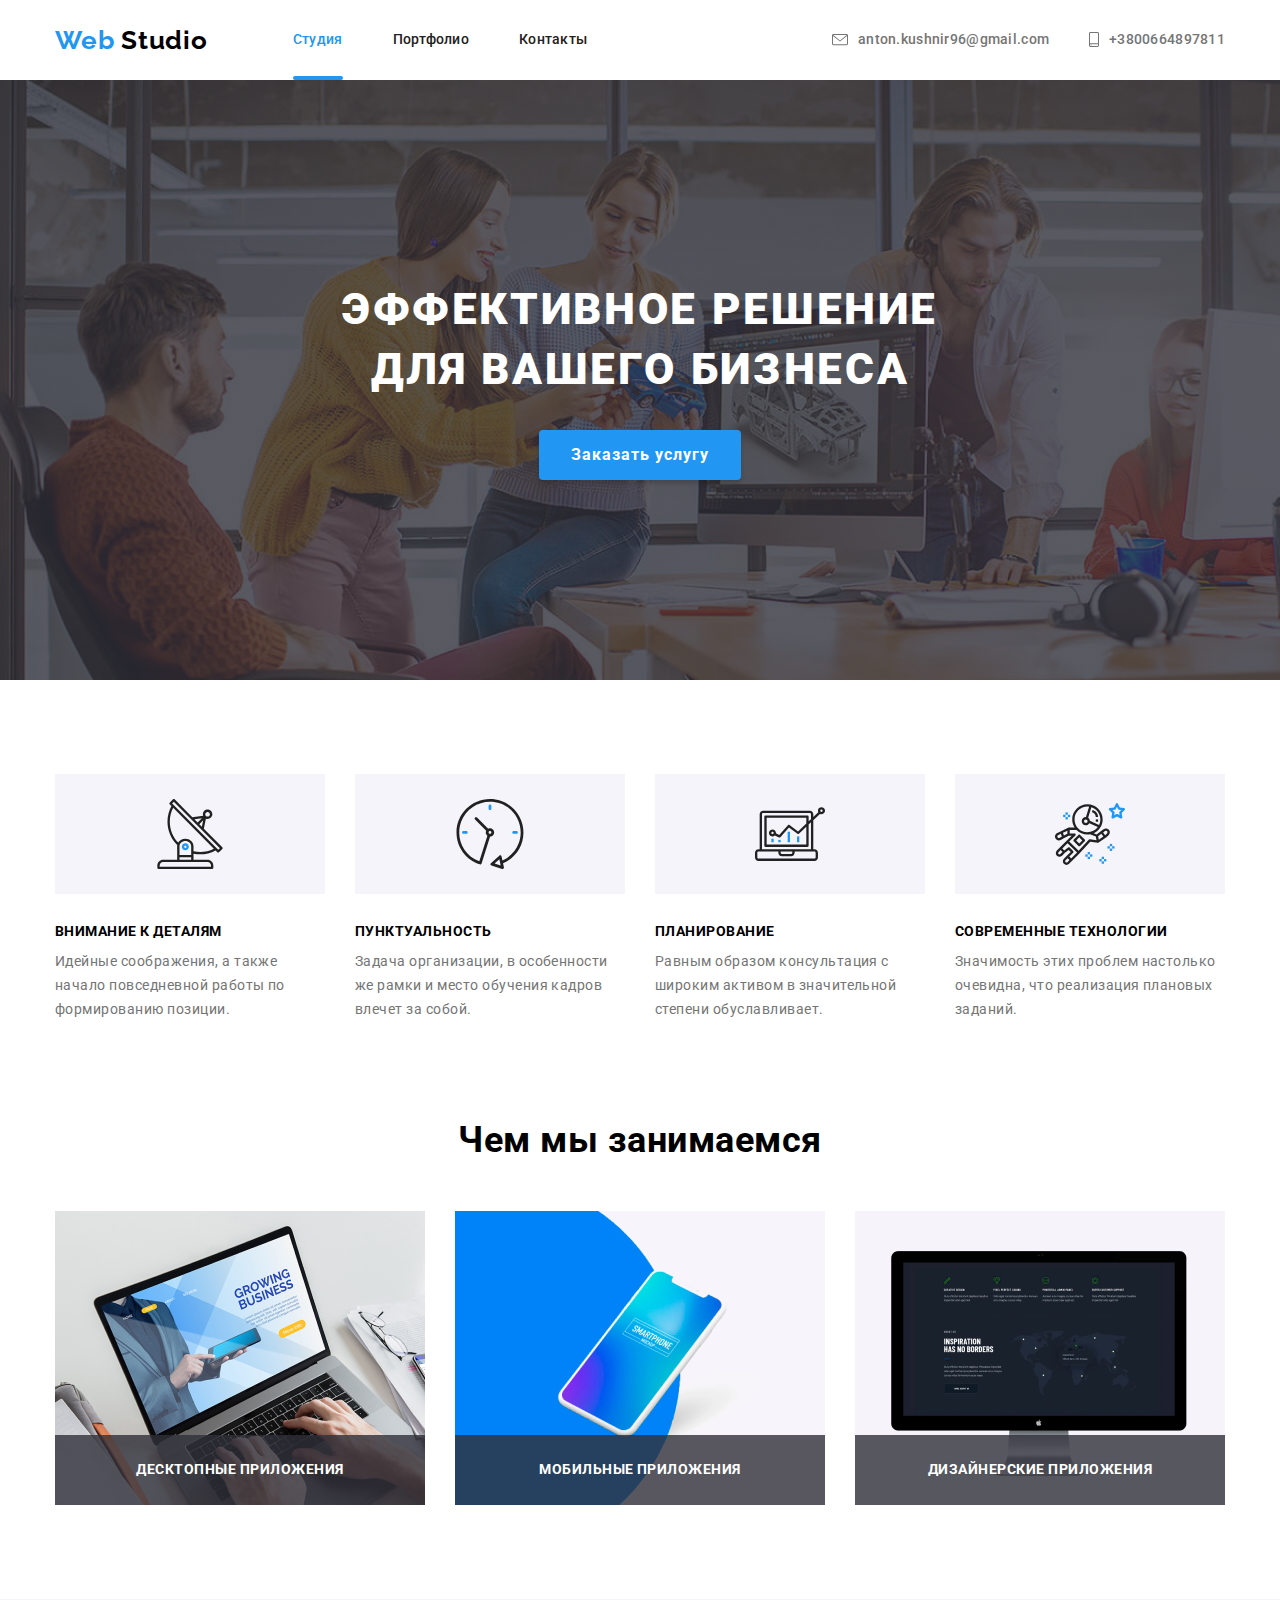
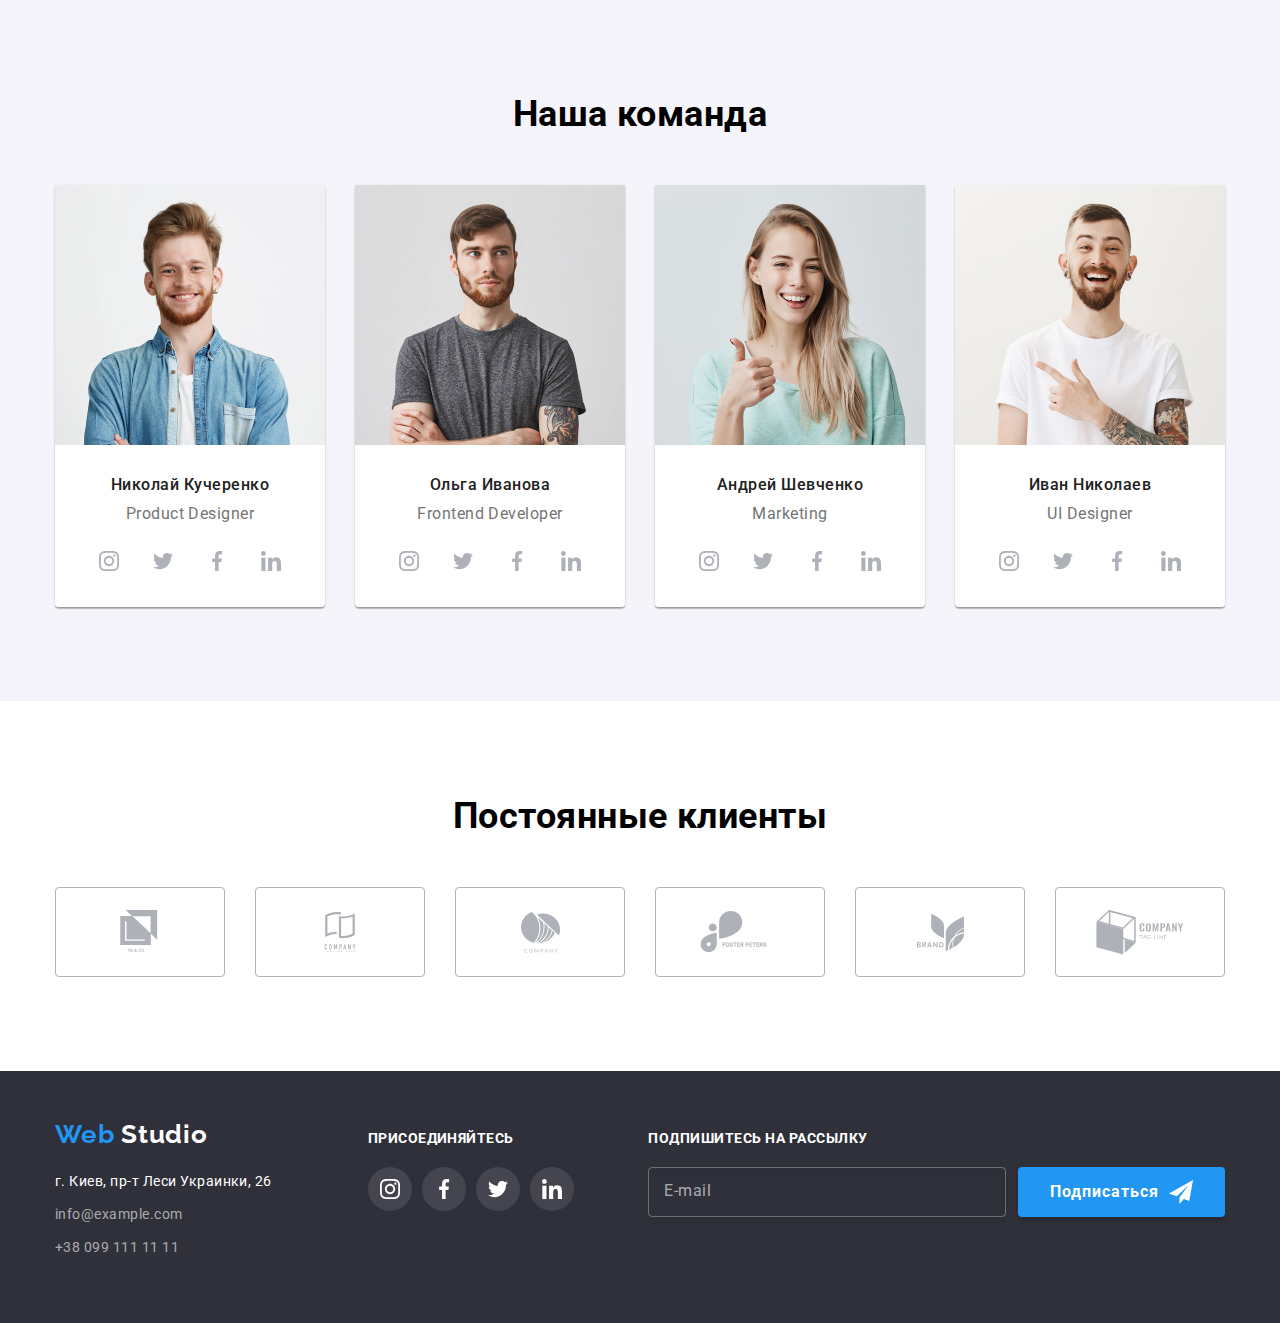
<file: index.html>
<!DOCTYPE html>
<html lang="ru">
  <head>
    <meta charset="UTF-8" />
    <meta name="viewport" content="width=device-width, initial-scale=1.0" />
    <title lang="en">WebStudio</title>
    <link
      href="https://fonts.googleapis.com/css2?family=Raleway:wght@700&family=Roboto:wght@400;500;700;900&display=swap"
      rel="stylesheet"
    />
    <link rel="stylesheet" href="./css/normalize.css" />
    <link rel="stylesheet" href="./css/style.css" />
  </head>

  <body>
    <header>
      <div class="container">
        <nav class="navigation">
          <a class="logo" href="./index.html" lang="en">
            Web <span class="logo-span">Studio</span>
          </a>
          <ul class="list navigation-list">
            <li class="item">
              <a class="navigation-items studio-item" href="./index.html"
                >Студия</a
              >
            </li>
            <li class="item">
              <a class="navigation-items" href="portfolio.html">Портфолио</a>
            </li>
            <li class="item">
              <a class="navigation-items" href="">Контакты</a>
            </li>
          </ul>
        </nav>
        <ul class="list header-contacts-list">
          <li class="item">
            <a
              class="header-contacts mail"
              href="mailto:anton.kushnir96@gmail.com"
              ><svg class="header-contacts-svg" width="16" height="12">
                <use href="./css/sprite.svg#icon-envelope"></use>
              </svg>
              <span class="test">anton.kushnir96@gmail.com</span>
            </a>
          </li>
          <li class="item">
            <a class="header-contacts phone" href="tel:+3800664897811">
              <svg class="header-contacts-svg" width="10" height="15">
                <use href="./css/sprite.svg#icon-smartphone"></use>
              </svg>
              <span class="test">+3800664897811</span>
            </a>
          </li>
        </ul>
      </div>
    </header>
    <main>
      <section class="main-hero">
        <div class="container">
          <h1 class="hero-title">
            Эффективное решение <br />
            для вашего бизнеса
          </h1>
          <button data-modal-open class="primery-button">
            Заказать услугу
          </button>
        </div>
      </section>
      <section class="about-us container">
        <h2 hidden>О нас</h2>
        <ul class="list about-us-list">
          <li class="item">
            <div class="about-us-img">
              <svg width="70" height="70">
                <use href="./css/sprite.svg#icon-antenna1"></use>
              </svg>
            </div>
            <h3 class="title-about-us">Внимание к деталям</h3>
            <p class="text-about-us">
              Идейные соображения, а также начало повседневной работы по
              формированию позиции.
            </p>
          </li>
          <li class="item">
            <div class="about-us-img">
              <svg width="70" height="70">
                <use href="./css/sprite.svg#icon-clock1"></use>
              </svg>
            </div>

            <h3 class="title-about-us">Пунктуальность</h3>
            <p class="text-about-us">
              Задача организации, в особенности же рамки и место обучения кадров
              влечет за собой.
            </p>
          </li>
          <li class="item">
            <div class="about-us-img">
              <svg width="70" height="70">
                <use href="./css/sprite.svg#icon-diagram1"></use>
              </svg>
            </div>
            <h3 class="title-about-us">Планирование</h3>
            <p class="text-about-us">
              Равным образом консультация с широким активом в значительной
              степени обуславливает.
            </p>
          </li>
          <li class="item">
            <div class="about-us-img">
              <svg width="70" height="70">
                <use href="./css/sprite.svg#icon-astronaut1"></use>
              </svg>
            </div>
            <h3 class="title-about-us">Современные технологии</h3>
            <p class="text-about-us">
              Значимость этих проблем настолько очевидна, что реализация
              плановых заданий.
            </p>
          </li>
        </ul>
      </section>
      <section class="container what-we-do">
        <h2 class="main-title">Чем мы занимаемся</h2>
        <ul class="list what-we-do-list">
          <li class="item">
            <img
              src="./image/img.png"
              alt="картинка-1"
              width="370"
              height="295"
            />
            <p class="title-services">Десктопные приложения</p>
          </li>
          <li class="item">
            <img
              src="./image/img2.png"
              alt="картинка-2"
              width="370"
              height="295"
            />
            <p class="title-services">Мобильные приложения</p>
          </li>
          <li class="item">
            <img
              src="./image/img3.png"
              alt="картинка-3"
              width="370"
              height="295"
            />
            <p class="title-services">Дизайнерские приложения</p>
          </li>
        </ul>
      </section>
      <section class="our-team-section">
        <div class="container">
          <h2 class="main-title">Наша команда</h2>
          <ul class="list our-team-list">
            <li class="card">
              <img
                src="./image/face1.jpg"
                alt="Николай Кучеренко"
                width="270"
                height="260"
              />
              <div class="our-team-card">
                <h3 class="name">Николай Кучеренко</h3>
                <p class="profession" lang="en">Product Designer</p>
                <ul class="list social-items">
                  <li class="item">
                    <a
                      class="social-list-icon"
                      href=""
                      aria-label="инстаграм-иконка"
                      ><svg class="social-list-svg" width="20" height="20">
                        <use href="./css/sprite.svg#icon-instagram21"></use>
                      </svg>
                    </a>
                  </li>
                  <li class="item">
                    <a
                      class="social-list-icon"
                      href=""
                      aria-label="твиттер-иконка"
                      ><svg class="social-list-svg" width="20" height="20">
                        <use href="./css/sprite.svg#icon-twitter11"></use>
                      </svg>
                    </a>
                  </li>
                  <li class="item">
                    <a
                      class="social-list-icon"
                      href=""
                      aria-label="фейсбук-иконка"
                      ><svg class="social-list-svg" width="20" height="20">
                        <use href="./css/sprite.svg#icon-facebook11"></use>
                      </svg>
                    </a>
                  </li>
                  <li class="item">
                    <a
                      class="social-list-icon"
                      href=""
                      aria-label="линкедин-иконка"
                    >
                      <svg class="social-list-svg" width="20" height="20">
                        <use href="./css/sprite.svg#icon-linkedin11"></use>
                      </svg>
                    </a>
                  </li>
                </ul>
              </div>
            </li>
            <li class="card">
              <img
                src="./image/face2.jpg"
                alt="Ольга Иванова"
                width="270"
                height="260"
              />
              <div class="our-team-card">
                <h3 class="name">Ольга Иванова</h3>
                <p class="profession" lang="en">Frontend Developer</p>
                <ul class="list social-items">
                  <li class="item">
                    <a
                      class="social-list-icon"
                      href=""
                      aria-label="инстаграм-иконка"
                      ><svg class="social-list-svg" width="20" height="20">
                        <use href="./css/sprite.svg#icon-instagram21"></use>
                      </svg>
                    </a>
                  </li>
                  <li class="item">
                    <a
                      class="social-list-icon"
                      href=""
                      aria-label="твиттер-иконка"
                      ><svg class="social-list-svg" width="20" height="20">
                        <use href="./css/sprite.svg#icon-twitter11"></use>
                      </svg>
                    </a>
                  </li>
                  <li class="item">
                    <a
                      class="social-list-icon"
                      href=""
                      aria-label="фейсбук-иконка"
                      ><svg class="social-list-svg" width="20" height="20">
                        <use href="./css/sprite.svg#icon-facebook11"></use>
                      </svg>
                    </a>
                  </li>
                  <li class="item">
                    <a
                      class="social-list-icon"
                      href=""
                      aria-label="линкедин-иконка"
                    >
                      <svg class="social-list-svg" width="20" height="20">
                        <use href="./css/sprite.svg#icon-linkedin11"></use>
                      </svg>
                    </a>
                  </li>
                </ul>
              </div>
            </li>
            <li class="card">
              <img
                src="./image/face3.png"
                alt="Андрей Шевченко"
                width="270"
                height="260"
              />
              <div class="our-team-card">
                <h3 class="name">Андрей Шевченко</h3>
                <p class="profession" lang="en">Marketing</p>
                <ul class="list social-items">
                  <li class="item">
                    <a
                      class="social-list-icon"
                      href=""
                      aria-label="инстаграм-иконка"
                      ><svg class="social-list-svg" width="20" height="20">
                        <use href="./css/sprite.svg#icon-instagram21"></use>
                      </svg>
                    </a>
                  </li>
                  <li class="item">
                    <a
                      class="social-list-icon"
                      href=""
                      aria-label="твиттер-иконка"
                      ><svg class="social-list-svg" width="20" height="20">
                        <use href="./css/sprite.svg#icon-twitter11"></use>
                      </svg>
                    </a>
                  </li>
                  <li class="item">
                    <a
                      class="social-list-icon"
                      href=""
                      aria-label="фейсбук-иконка"
                      ><svg class="social-list-svg" width="20" height="20">
                        <use href="./css/sprite.svg#icon-facebook11"></use>
                      </svg>
                    </a>
                  </li>
                  <li class="item">
                    <a
                      class="social-list-icon"
                      href=""
                      aria-label="линкедин-иконка"
                    >
                      <svg class="social-list-svg" width="20" height="20">
                        <use href="./css/sprite.svg#icon-linkedin11"></use>
                      </svg>
                    </a>
                  </li>
                </ul>
              </div>
            </li>
            <li class="card">
              <img
                src="./image/face4.jpg"
                alt="Иван Николаев"
                width="270"
                height="260"
              />
              <div class="our-team-card">
                <h3 class="name">Иван Николаев</h3>
                <p class="profession" lang="en">UI Designer</p>
                <ul class="list social-items">
                  <li class="item">
                    <a
                      class="social-list-icon"
                      href=""
                      aria-label="инстаграм-иконка"
                      ><svg class="social-list-svg" width="20" height="20">
                        <use href="./css/sprite.svg#icon-instagram21"></use>
                      </svg>
                    </a>
                  </li>
                  <li class="item">
                    <a
                      class="social-list-icon"
                      href=""
                      aria-label="твиттер-иконка"
                      ><svg class="social-list-svg" width="20" height="20">
                        <use href="./css/sprite.svg#icon-twitter11"></use>
                      </svg>
                    </a>
                  </li>
                  <li class="item">
                    <a
                      class="social-list-icon"
                      href=""
                      aria-label="фейсбук-иконка"
                      ><svg class="social-list-svg" width="20" height="20">
                        <use href="./css/sprite.svg#icon-facebook11"></use>
                      </svg>
                    </a>
                  </li>
                  <li class="item">
                    <a
                      class="social-list-icon"
                      href=""
                      aria-label="линкедин-иконка"
                    >
                      <svg class="social-list-svg" width="20" height="20">
                        <use href="./css/sprite.svg#icon-linkedin11"></use>
                      </svg>
                    </a>
                  </li>
                </ul>
              </div>
            </li>
          </ul>
        </div>
      </section>
      <section class="container our-clients">
        <h2 class="main-title">Постоянные клиенты</h2>
        <ul class="list clients-list">
          <li>
            <a class="clients-item" href=""
              ><svg class="client-svg" width="45" height="49">
                <use href="./css/sprite.svg#icon-Client1"></use>
              </svg>
            </a>
          </li>
          <li>
            <a class="clients-item" href=""
              ><svg class="client-svg" width="40" height="52">
                <use href="./css/sprite.svg#icon-Client2"></use>
              </svg>
            </a>
          </li>
          <li>
            <a class="clients-item" href=""
              ><svg class="client-svg" width="41" height="43">
                <use href="./css/sprite.svg#icon-Client3"></use>
              </svg>
            </a>
          </li>
          <li>
            <a class="clients-item" href=""
              ><svg class="client-svg" width="80" height="42">
                <use href="./css/sprite.svg#icon-Client4"></use>
              </svg>
            </a>
          </li>
          <li>
            <a class="clients-item" href=""
              ><svg class="client-svg" width="59" height="47">
                <use href="./css/sprite.svg#icon-Client5"></use>
              </svg>
            </a>
          </li>
          <li>
            <a class="clients-item" href=""
              ><svg class="client-svg" width="88" height="45">
                <use href="./css/sprite.svg#icon-Client6"></use>
              </svg>
            </a>
          </li>
        </ul>
      </section>
    </main>
    <footer>
      <div class="container">
        <div>
          <a class="logo link-logo" href="/index.html" lang="en">
            Web <span class="footer-logo"> Studio </span>
          </a>
          <ul class="list">
            <li class="footer-items">
              <address>
                <a class="city-address" href=""
                  >г. Киев, пр-т Леси Украинки, 26
                </a>
              </address>
            </li>
            <li class="footer-items">
              <address>
                <a class="footer-contacts" href="mailto:">info@example.com</a>
              </address>
            </li>
            <li class="footer-items">
              <address>
                <a class="footer-contacts" href="tel:+380991111111"
                  >+38 099 111 11 11</a
                >
              </address>
            </li>
          </ul>
        </div>
        <div>
          <b class="join-in">Присоединяйтесь</b>
          <ul class="list join-in-list">
            <li>
              <a class="footer-social-icon" href=""
                ><svg class="footer-icon-svg" width="20" height="20">
                  <use href="./css/sprite.svg#icon-instagram21"></use>
                </svg>
              </a>
            </li>
            <li>
              <a class="footer-social-icon" href=""
                ><svg class="footer-icon-svg" width="20" height="20">
                  <use href="./css/sprite.svg#icon-facebook11"></use>
                </svg>
              </a>
            </li>
            <li>
              <a class="footer-social-icon" href=""
                ><svg class="footer-icon-svg" width="20" height="20">
                  <use href="./css/sprite.svg#icon-twitter11"></use>
                </svg>
              </a>
            </li>
            <li>
              <a class="footer-social-icon" href="">
                <svg class="footer-icon-svg" width="20" height="20">
                  <use href="./css/sprite.svg#icon-linkedin11"></use>
                </svg>
              </a>
            </li>
          </ul>
        </div>
        <div>
          <b class="join-in">Подпишитесь на рассылку</b>

          <form class="form-footer" action="#">
            <input
              class="form-footer-field"
              type="text"
              name="email"
              id="user-email"
              placeholder=" "
            />
            <label class="form-footer-label" for="user-email">E-mail</label>
            <button class="primery-button" type="submit">
              <span class="footer-text-button">Подписаться</span>
              <svg class="footer-button-icon" width="24" height="24">
                <use href="./css/sprite.svg#telegram"></use>
              </svg>
            </button>
          </form>
        </div>
      </div>
    </footer>

    <div class="backdrop is-hidden" data-modal>
      <form action="#" class="modal-form">
        <h2 class="modal-form-title">
          Оставьте свои данные, мы вам перезвоним
        </h2>
        <button
          data-modal-close
          type="button"
          class="modal-close-button"
        ></button>
        <div class="modal-form-input-wrapper">
          <input
            type="text"
            name="name"
            id="user-modal-name"
            class="modal-form-input"
            required
          />
          <svg class="modal-form-svg" width="18" height="18">
            <use href="./css/sprite.svg#form-icon-name"></use>
          </svg>
          <label class="modal-form-label" for="user-modal-name">Имя</label>
        </div>
        <div class="modal-form-input-wrapper">
          <input
            type="tel"
            name="telephone"
            id="user-modal-tel"
            class="modal-form-input"
            required
          />
          <svg class="modal-form-svg" width="18" height="18">
            <use href="./css/sprite.svg#form-icon-phone"></use>
          </svg>
          <label for="user-modal-tel" class="modal-form-label">Телефон</label>
        </div>
        <div class="modal-form-input-wrapper">
          <input
            type="email"
            name="email"
            id="modal-form-input"
            class="modal-form-input"
            required
          />
          <svg class="modal-form-svg" width="18" height="18">
            <use href="./css/sprite.svg#form-icon-email"></use>
          </svg>
          <label for="modal-form-input" class="modal-form-label">Почта</label>
        </div>
        <div class="modal-form-message-wrapper">
          <textarea
            id="user-modal-message"
            name="message"
            class="modal-form-message"
            placeholder="Введите текст"
          ></textarea>
          <label for="user-modal-message" class="modal-form-message-label">
            Комментарий
          </label>
        </div>
        <div class="modal-form-policy">
          <label class="modal-form-option-lable">
            <input
              type="checkbox"
              name="policy"
              value="accept-policy"
              class="modal-form-checkbox"
            />

            <span class="modal-form-option-label-span">
              Соглашаюсь с рассылкой и принимаю
              <a href=""> Условия договора </a>
            </span>
          </label>
        </div>
        <button type="submit" class="primery-button">Отправить</button>
      </form>
    </div>
    <script src="./js/modal.js"></script>
  </body>
</html>
</file>
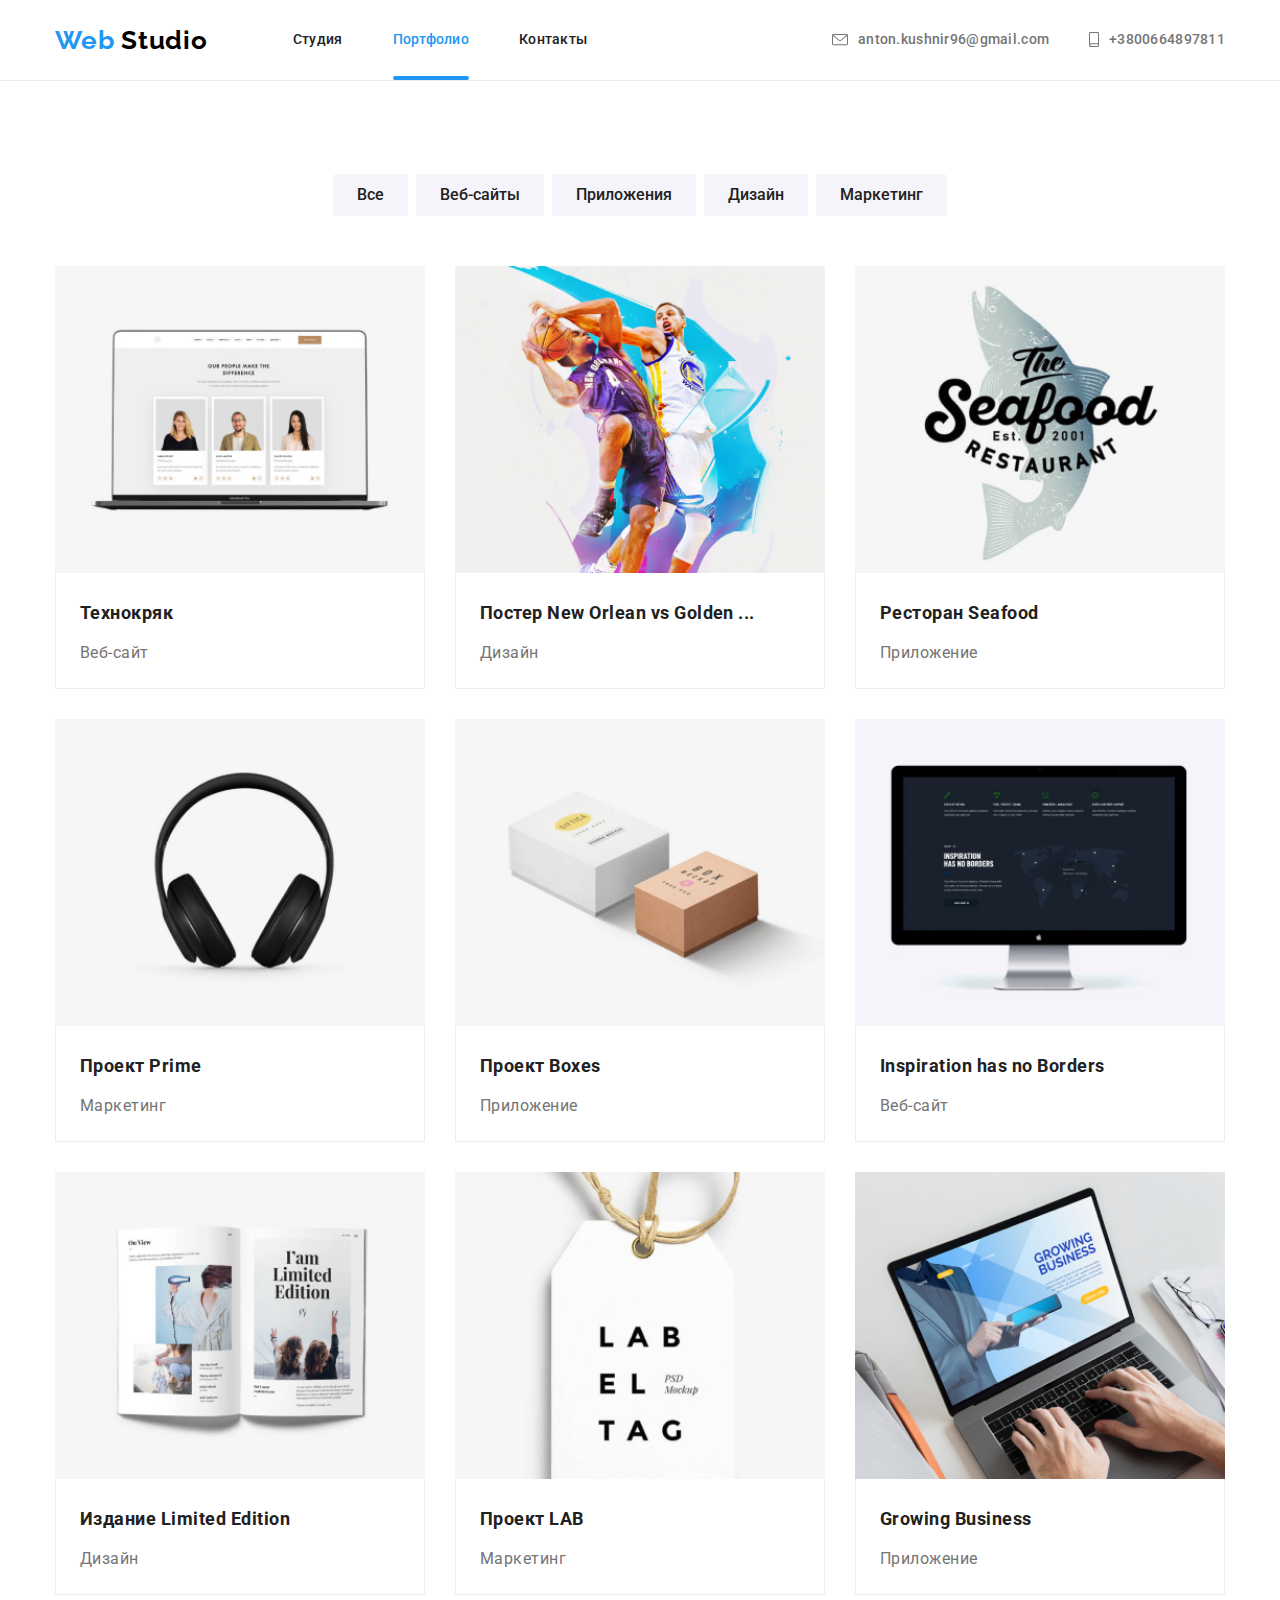
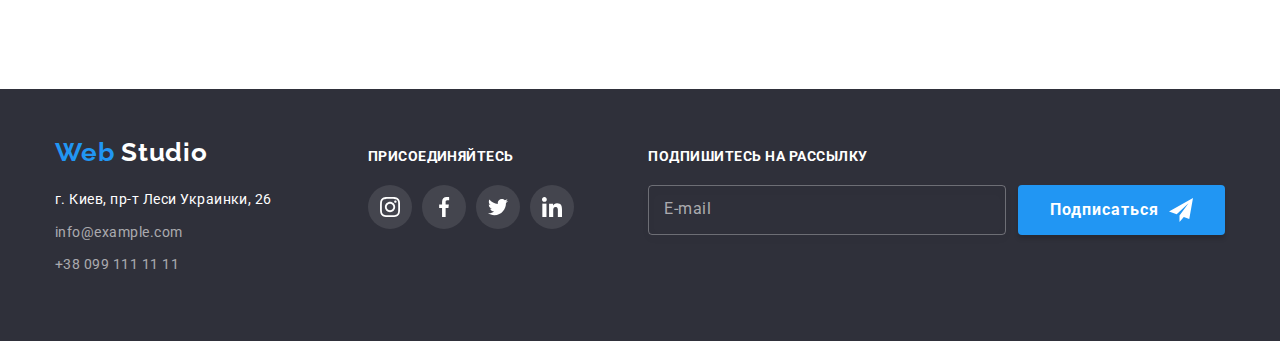
<file: portfolio.html>
<!DOCTYPE html>
<html lang="ru">
  <head>
    <meta charset="UTF-8" />
    <meta name="viewport" content="width=device-width, initial-scale=1.0" />
    <title>Portfolio — WebStudio</title>
    <link
      href="https://fonts.googleapis.com/css2?family=Raleway:wght@700&family=Roboto:wght@400;500;700;900&display=swap"
      rel="stylesheet"
    />
    <link rel="stylesheet" href="./css/normalize.css" />
    <link rel="stylesheet" href="./css/style.css" />
  </head>
  <body>
    <header class="portfolio-header">
      <div class="container">
        <nav class="navigation">
          <a class="logo" href="./index.html" lang="en">
            Web <span class="logo-span">Studio</span>
          </a>
          <ul class="list navigation-list">
            <li class="item">
              <a class="navigation-items" href="./index.html">Студия</a>
            </li>
            <li class="item">
              <a class="navigation-items portfolio-item" href="./portfolio.html"
                >Портфолио</a
              >
            </li>
            <li class="item">
              <a class="navigation-items" href="">Контакты</a>
            </li>
          </ul>
        </nav>
        <ul class="list header-contacts-list">
          <li class="item">
            <a
              class="header-contacts mail"
              href="mailto:anton.kushnir96@gmail.com"
              ><svg class="header-contacts-svg" width="16" height="12">
                <use href="./css/sprite.svg#icon-envelope"></use>
              </svg>
              <span class="test">anton.kushnir96@gmail.com</span>
            </a>
          </li>
          <li class="item">
            <a class="header-contacts phone" href="tel:+3800664897811">
              <svg class="header-contacts-svg" width="10" height="15">
                <use href="./css/sprite.svg#icon-smartphone"></use>
              </svg>
              <span class="test">+3800664897811</span>
            </a>
          </li>
        </ul>
      </div>
    </header>
    <main class="container">
      <section class="nav-button">
        <h1 hidden>Примеры работ.</h1>
        <ul class="list button-list">
          <li class="item">
            <button class="secondary-button" type="button">Все</button>
          </li>
          <li class="item">
            <button class="secondary-button" type="button">Веб-сайты</button>
          </li>
          <li class="item">
            <button class="secondary-button" type="button">Приложения</button>
          </li>
          <li class="item">
            <button class="secondary-button" type="button">Дизайн</button>
          </li>
          <li class="item">
            <button class="secondary-button" type="button">Маркетинг</button>
          </li>
        </ul>
      </section>
      <section class="portfolio-item-card">
        <ul class="list card-portfolio">
          <li class="card">
            <a href="">
              <div class="portfolio-overlay">
                <img
                  src="./image/portfolio.jpg"
                  alt="Лого проекта"
                  width="370"
                  height="294"
                />
                <p class="detailed-description">
                  Технокряк это современная площадка распространения
                  коронавируса. Компании используют эту платформу для цифрового
                  шпионажа и атак на защищённые сервера конкурентов.
                </p>
              </div>
              <div class="bottom-card">
                <h2 class="portfolio-section">Технокряк</h2>
                <p class="portfolio-description">Веб-сайт</p>
              </div>
            </a>
          </li>
          <li class="card">
            <a href="">
              <div class="portfolio-overlay">
                <img
                  src="./image/portfolio2.jpg"
                  alt="Лого проекта"
                  width="370"
                  height="294"
                />
                <p class="detailed-description">
                  Технокряк это современная площадка распространения
                  коронавируса. Компании используют эту платформу для цифрового
                  шпионажа и атак на защищённые сервера конкурентов.
                </p>
              </div>
              <div class="bottom-card">
                <h2 class="portfolio-section">
                  Постер <span lang="en">New Orlean vs Golden ...</span>
                </h2>
                <p class="portfolio-description">Дизайн</p>
              </div>
            </a>
          </li>
          <li class="card">
            <a href="">
              <div class="portfolio-overlay">
                <img
                  src="./image/portfolio3.jpg"
                  alt="Лого проекта"
                  width="370"
                  height="294"
                />
                <p class="detailed-description">
                  Технокряк это современная площадка распространения
                  коронавируса. Компании используют эту платформу для цифрового
                  шпионажа и атак на защищённые сервера конкурентов.
                </p>
              </div>
              <div class="bottom-card">
                <h2 class="portfolio-section">
                  Ресторан <span lang="en">Seafood</span>
                </h2>
                <p class="portfolio-description">Приложение</p>
              </div>
            </a>
          </li>
          <li class="card">
            <a href="">
              <div class="portfolio-overlay">
                <img
                  src="./image/portfolio4.jpg"
                  alt="Лого проекта"
                  width="370"
                  height="294"
                />
                <p class="detailed-description">
                  Технокряк это современная площадка распространения
                  коронавируса. Компании используют эту платформу для цифрового
                  шпионажа и атак на защищённые сервера конкурентов.
                </p>
              </div>
              <div class="bottom-card">
                <h2 class="portfolio-section">
                  Проект <span lang="en">Prime</span>
                </h2>
                <p class="portfolio-description">Маркетинг</p>
              </div>
            </a>
          </li>
          <li class="card">
            <a href="">
              <div class="portfolio-overlay">
                <img
                  src="./image/portfolio5.jpg"
                  alt="Лого проекта"
                  width="370"
                  height="294"
                />
                <p class="detailed-description">
                  Технокряк это современная площадка распространения
                  коронавируса. Компании используют эту платформу для цифрового
                  шпионажа и атак на защищённые сервера конкурентов.
                </p>
              </div>
              <div class="bottom-card">
                <h2 class="portfolio-section">
                  Проект <span lang="en">Boxes</span>
                </h2>
                <p class="portfolio-description">Приложение</p>
              </div>
            </a>
          </li>
          <li class="card">
            <a href="">
              <div class="portfolio-overlay">
                <img
                  src="./image/portfolio6.jpg"
                  alt="Лого проекта"
                  width="370"
                  height="294"
                />
                <p class="detailed-description">
                  Технокряк это современная площадка распространения
                  коронавируса. Компании используют эту платформу для цифрового
                  шпионажа и атак на защищённые сервера конкурентов.
                </p>
              </div>
              <div class="bottom-card">
                <h2 class="portfolio-section">
                  <span lang="en">Inspiration has no Borders</span>
                </h2>
                <p class="portfolio-description">Веб-сайт</p>
              </div>
            </a>
          </li>
          <li class="card">
            <a href="">
              <div class="portfolio-overlay">
                <img
                  src="./image/portfolio7.jpg"
                  alt="Лого проекта"
                  width="370"
                  height="294"
                />
                <p class="detailed-description">
                  Технокряк это современная площадка распространения
                  коронавируса. Компании используют эту платформу для цифрового
                  шпионажа и атак на защищённые сервера конкурентов.
                </p>
              </div>
              <div class="bottom-card">
                <h2 class="portfolio-section">
                  Издание <span lang="en">Limited Edition</span>
                </h2>
                <p class="portfolio-description">Дизайн</p>
              </div>
            </a>
          </li>
          <li class="card">
            <a href="">
              <div class="portfolio-overlay">
                <p class="detailed-description">
                  Технокряк это современная площадка распространения
                  коронавируса. Компании используют эту платформу для цифрового
                  шпионажа и атак на защищённые сервера конкурентов.
                </p>
                <img
                  src="./image/portfolio8.jpg"
                  alt="Лого проекта"
                  width="370"
                  height="294"
                />
              </div>
              <div class="bottom-card">
                <h2 class="portfolio-section">
                  Проект <span lang="en">LAB</span>
                </h2>
                <p class="portfolio-description">Маркетинг</p>
              </div>
            </a>
          </li>
          <li class="card">
            <a href="">
              <div class="portfolio-overlay">
                <img
                  src="./image/portfolio9.jpg"
                  alt="Лого проекта"
                  width="370"
                  height="294"
                />
                <p class="detailed-description">
                  Технокряк это современная площадка распространения
                  коронавируса. Компании используют эту платформу для цифрового
                  шпионажа и атак на защищённые сервера конкурентов.
                </p>
              </div>
              <div class="bottom-card">
                <h2 class="portfolio-section">
                  <span lang="en">Growing Business</span>
                </h2>
                <p class="portfolio-description">Приложение</p>
              </div>
            </a>
          </li>
        </ul>
      </section>
    </main>
    <footer>
      <div class="container">
        <div>
          <a class="logo link-logo" href="/index.html" lang="en">
            Web <span class="footer-logo"> Studio </span>
          </a>
          <ul class="list">
            <li class="footer-items">
              <address>
                <a class="city-address" href=""
                  >г. Киев, пр-т Леси Украинки, 26
                </a>
              </address>
            </li>
            <li class="footer-items">
              <address>
                <a class="footer-contacts" href="mailto:">info@example.com</a>
              </address>
            </li>
            <li class="footer-items">
              <address>
                <a class="footer-contacts" href="tel:+380991111111"
                  >+38 099 111 11 11</a
                >
              </address>
            </li>
          </ul>
        </div>
        <div>
          <b class="join-in">Присоединяйтесь</b>
          <ul class="list join-in-list">
            <li>
              <a class="footer-social-icon" href=""
                ><svg class="footer-icon-svg" width="20" height="20">
                  <use href="./css/sprite.svg#icon-instagram21"></use>
                </svg>
              </a>
            </li>
            <li>
              <a class="footer-social-icon" href=""
                ><svg class="footer-icon-svg" width="20" height="20">
                  <use href="./css/sprite.svg#icon-facebook11"></use>
                </svg>
              </a>
            </li>
            <li>
              <a class="footer-social-icon" href=""
                ><svg class="footer-icon-svg" width="20" height="20">
                  <use href="./css/sprite.svg#icon-twitter11"></use>
                </svg>
              </a>
            </li>
            <li>
              <a class="footer-social-icon" href="">
                <svg class="footer-icon-svg" width="20" height="20">
                  <use href="./css/sprite.svg#icon-linkedin11"></use>
                </svg>
              </a>
            </li>
          </ul>
        </div>
        <div>
          <b class="join-in">Подпишитесь на рассылку</b>

          <form class="form-footer" action="#">
            <input
              class="form-footer-field"
              type="text"
              name="email"
              id="user-email"
              placeholder=" "
            />
            <label class="form-footer-label" for="user-email">E-mail</label>
            <button class="primery-button" type="submit">
              <span class="footer-text-button">Подписаться</span>
              <svg class="footer-button-icon" width="24" height="24">
                <use href="./css/sprite.svg#telegram"></use>
              </svg>
            </button>
          </form>
        </div>
      </div>
    </footer>
  </body>
</html>
</file>
<file: css/style.css>
html {
  box-sizing: border-box;
}

*,
*::before,
*::after {
  box-sizing: inherit;
}

:root {
  --primary-text-color: #212121;
  --secondary-text-color: #000000;
  --white-color: #ffffff;
  --hover-color: #2196f3;
  --title-text-color: #757575;
  --footer-contacts-color: rgba(255, 255, 255, 0.6);
  --footer-background-color: #2f303a;
  --section-background-color: #f5f4fa;
  --our-team-background-color: #afb1b8;
}

.container {
  width: 1200px;
  padding-left: 15px;
  padding-right: 15px;
  margin-left: auto;
  margin-right: auto;
}

.navigation,
.navigation-list,
.header-contacts-list {
  display: flex;
}
.navigation-items {
  transition: color 250ms cubic-bezier(0.4, 0, 0.2, 1);
  display: flex;
  flex-direction: column;
  padding-bottom: 32px;
  padding-top: 32px;
  color: var(--primary-text-color);
}

/* .navigation-items:hover::after {
  content: "";
  height: 4px;
  background-color: black;
} */
/* header {
  border-bottom: 1px solid #ececec;
} */
nav {
  align-items: center;
}

header .container {
  display: flex;
  justify-content: space-between;
  align-items: center;
  height: 80px;
}

.portfolio-header {
  border-bottom: 1px solid #ececec;
}

.navigation-list .item:not(:last-child) {
  margin-right: 50px;
}

.header-contacts-list .item:not(:last-child) {
  margin-right: 30px;
}

.main-hero {
  height: 600px;
  padding-top: 200px;
  padding-bottom: 200px;
}

body {
  font-family: roboto, sans-serif;
  letter-spacing: 0.03em;
  background-color: var(--white-color);
}
a {
  text-decoration: none;
  display: block;
}

img {
  display: block;
  max-width: 100%;
  height: auto;
}

h1,
h2,
h3,
p {
  margin-top: 0;
  margin-bottom: 0;
}

.list {
  list-style-type: none;
  margin: 0;
  padding: 0;
}

/* ЛОГО */

.logo {
  margin-right: 85px;
  color: var(--hover-color);
  font-family: Raleway;
  font-weight: 700;
  font-size: 26px;
  line-height: 1.19;
  letter-spacing: 0.03em;
}

.logo-span {
  color: var(--secondary-text-color);
}

/* НАВИГАЦИЯ */

.navigation {
  color: var(--secondary-text-color);
  font-weight: 500;
  font-size: 14px;
  line-height: 1.14;
  letter-spacing: 0.02em;
}

.studio-item::after,
.portfolio-item::after {
  display: block;
  border-radius: 2px;
  content: "";
  height: 4px;
  background-color: var(--hover-color);
  position: absolute;
  bottom: 0;
  left: 0;
  width: 100%;
}

.studio-item,
.portfolio-item {
  color: var(--hover-color);
}

.navigation-list .item {
  position: relative;
}

.navigation-items:hover,
.navigation-items:focus {
  color: var(--hover-color);
}

/* ДЛЯ ПОДЧЕРКИВАНИЯ НАВИГАЦИИ */
/* .navigation-items:hover::after,
.navigation-items:focus::after {
  color: var(--hover-color);
} */

/* КОНТАКТЫ ШАПКИ */

.header-contacts {
  color: var(--title-text-color);
  font-weight: 500;
  font-size: 14px;
  line-height: 1.14;
  letter-spacing: 0.02em;

  transition: color 250ms cubic-bezier(0.4, 0, 0.2, 1);
}

.header-contacts:hover,
.header-contacts:focus {
  color: var(--hover-color);
}

.header-contacts-list .item {
  display: flex;
}
.header-contacts {
  margin-left: 10px;
  display: flex;
  align-items: center;
}
.header-contacts-svg {
  fill: var(--title-text-color);
  margin-right: 10px;
  transition: fill 250ms cubic-bezier(0.4, 0, 0.2, 1);
}
.header-contacts:hover .header-contacts-svg,
.header-contacts:focus .header-contacts-svg {
  fill: var(--hover-color);
}

/* .mail,
.phone {
  display: flex;
  align-items: center;
}

.phone::before {
  display: block;
  content: "";
  width: 10px;
  height: 15px;
  margin-right: 10px;
  background-image: url(../image/smartphone.svg);
  background-repeat: no-repeat;
}

.mail::before {
  display: block;
  content: "";
  width: 16px;
  height: 12px;
  margin-right: 10px;
  background-image: url(../image/envelope.svg);
  background-repeat: no-repeat;
}

.mail:hover::before,
.mail:focus::before {
  background-image: url(../image/envelope_hover.svg);
  display: block;
  content: "";
  width: 16px;
  height: 12px;
  margin-right: 10px;
  background-repeat: no-repeat;
}

.phone:hover::before,
.phone:focus::before {
  background-image: url(../image/smartphone_hover.svg);
  display: block;
  content: "";
  width: 10px;
  height: 15px;
  margin-right: 10px;
  background-repeat: no-repeat;
} */

/* ГЛАВНЫЙ ЗАГОЛОВОК */

.hero-title {
  color: var(--white-color);
  font-weight: 900;
  font-size: 44px;
  line-height: 1.36;
  text-align: center;
  letter-spacing: 0.06em;
  text-transform: uppercase;
  margin-bottom: 30px;
}
.main-hero {
  background-image: linear-gradient(
      rgba(47, 48, 58, 0.8),
      rgba(47, 48, 58, 0.8)
    ),
    url(../image/Header_img.jpg);
  background-repeat: no-repeat;
  background-size: cover;
}
/* ГЛАВНАЯ КНОПКА */

.primery-button {
  color: var(--white-color);
  background-color: var(--hover-color);
  font-weight: 700;
  font-size: 16px;
  line-height: 1.88;
  display: flex;
  align-items: center;
  text-align: center;
  letter-spacing: 0.06em;
  margin-left: auto;
  margin-right: auto;
  padding-top: 10px;
  padding-bottom: 10px;
  padding-left: 32px;
  padding-right: 32px;
  box-shadow: 0px 4px 4px rgba(0, 0, 0, 0.15);
  border-radius: 4px;
  cursor: pointer;
  border-color: transparent;
  border: 0;
}

/* О НАС */
.about-us {
  padding-top: 94px;
  padding-bottom: 94px;
}
.about-us-list {
  display: flex;
  justify-content: space-between;
}
.about-us-list .item {
  width: 270px;
  height: 251px;
}

.about-us-img {
  background-color: var(--section-background-color);
  height: 120px;
  width: 270px;
  margin-bottom: 30px;
  padding: 25px 100px;
}
.title-about-us {
  margin-bottom: 10px;
  color: var(--primery-text-color);
  font-weight: 700;
  font-size: 14px;
  line-height: 1.14;
  text-transform: uppercase;
}

.text-about-us {
  color: var(--title-text-color);
  font-size: 14px;
  line-height: 1.71;
}

/* ЧЕМ МЫ ЗАНИМАЕМСЯ */

.what-we-do {
  padding-bottom: 94px;
}
.what-we-do-list {
  display: flex;
  justify-content: space-between;
}
.title-services {
  position: absolute;
  bottom: 0;
  left: 0;
  width: 100%;
  height: 70px;
  background-color: rgba(47, 48, 58, 0.8);
  color: var(--white-color);
  font-weight: 700;
  font-size: 14px;
  line-height: 1.14;
  text-align: center;
  text-transform: uppercase;
  padding-top: 27px;
}

.what-we-do-list .item {
  position: relative;
}
/* НАША КОМАНДА */

.our-team-section {
  background-color: var(--section-background-color);
  padding-top: 94px;
  padding-bottom: 94px;
}

.our-team-list {
  display: flex;
  justify-content: space-between;
}
.our-team-card {
  padding-top: 30px;
  padding-bottom: 24px;
  background-color: #fff;
  border-radius: 0px 0px 4px 4px;
}
.social-items {
  display: flex;
  justify-content: center;
}
.social-items .items {
  border-radius: 50%;
  background-color: black;
}
.social-items .item:not(:last-child) {
  margin-right: 10px;
}

.social-list-icon {
  display: flex;
  border-radius: 50%;
  width: 44px;
  height: 44px;
  transition: background-color 250ms cubic-bezier(0.4, 0, 0.2, 1);
}

.social-list-icon .social-list-svg {
  margin: auto;
}

.our-team-list .card {
  width: 270 px;
  background-color: var(--white-color);
  box-shadow: 0px 2px 1px rgba(0, 0, 0, 0.2), 0px 1px 1px rgba(0, 0, 0, 0.14),
    0px 1px 3px rgba(0, 0, 0, 0.12);
  border-radius: 0px 0px 4px 4px;
}

.social-list-svg {
  fill: var(--our-team-background-color);
  transition: fill 250ms cubic-bezier(0.4, 0, 0.2, 1);
}

.social-list-icon:hover .social-list-svg,
.social-list-icon:focus .social-list-svg {
  fill: var(--white-color);
}

.social-list-icon:hover,
.social-list-icon:focus {
  background-color: var(--hover-color);
  width: 44px;
  height: 44px;
  border-radius: 50%;
}

/* НАШИ КЛИЕНТЫ */

.our-clients {
  padding-top: 94px;
  padding-bottom: 94px;
}

.clients-list {
  display: flex;
  justify-content: space-between;
}

.clients-item {
  display: flex;
  border: 1px solid var(--our-team-background-color);
  border-radius: 4px;
  width: 170px;
  height: 90px;
  justify-content: center;
  align-items: center;
  transition: border 250ms cubic-bezier(0.4, 0, 0.2, 1);
}

.partners {
  margin-left: auto;
  margin-right: auto;
}

.client-svg {
  fill: var(--our-team-background-color);
  transition: fill 250ms cubic-bezier(0.4, 0, 0.2, 1);
}

.clients-item:hover,
.clients-item:focus {
  border: 1px solid var(--hover-color);
  border-radius: 4px;
}

.clients-item:hover .client-svg,
.clients-item:focus .client-svg {
  fill: var(--hover-color);
}

/* ЗАГОЛОВКИ СТРАНИЦЫ */

.main-title {
  color: var(--primery-text-color);
  font-weight: 700;
  font-size: 36px;
  line-height: 1.17;
  text-align: center;
  margin-bottom: 50px;
}

/* ИМЕНА КОМАНДЫ */

.name {
  color: var(--primary-text-color);
  font-weight: 500;
  font-size: 16px;
  line-height: 1.19;
  text-align: center;

  margin-bottom: 10px;
}

/* ДОЛЖНОСТИ КОМАНДЫ */

.profession {
  color: var(--title-text-color);
  font-size: 16px;
  line-height: 1.19;
  text-align: center;
  margin-bottom: 16px;
}

/* ФУТЕР */
.link-logo {
  margin-bottom: 20px;
}

.join-in {
  display: block;
  margin-bottom: 20px;
}

.footer-items:not(:last-child) {
  margin-bottom: 9px;
}

.footer-logo {
  color: var(--white-color);
}

.join-in-list {
  display: flex;
  justify-content: space-between;
}

footer {
  background-color: var(--footer-background-color);
  height: 252px;
  padding-top: 48px;
}

footer .container {
  display: flex;
  justify-content: space-between;
  align-items: baseline;
}
/* АДРЕС В ФУТЕРЕ */

.city-address {
  color: var(--white-color);
  font-style: normal;
  font-size: 14px;
  line-height: 1.71;
}

.footer-icon-svg {
  fill: var(--white-color);
  margin: auto;
}

.join-in-list li:not(:last-child) {
  margin-right: 10px;
}

.footer-social-icon {
  display: flex;
  border-radius: 50%;
  background-color: rgba(255, 255, 255, 0.1);
  width: 44px;
  height: 44px;
  transition: background-color 250ms cubic-bezier(0.4, 0, 0.2, 1);
}

.footer-social-icon:hover,
.footer-social-icon:focus {
  background-color: var(--hover-color);
}

/* КОНТАКТЫ В ФУТЕРЕ */

.footer-contacts {
  color: var(--footer-contacts-color);
  font-style: normal;
  font-size: 14px;
  line-height: 1.71;
}

.join-in {
  color: var(--white-color);
  font-family: Roboto;
  font-weight: 700;
  font-size: 14px;
  line-height: 1.14;
  text-transform: uppercase;
}

.footer-button-icon {
  fill: var(--white-color);
}

.footer-text-button {
  margin-right: 10px;
}

.form-footer {
  display: flex;
}

.form-footer input {
  background-color: transparent;
  height: 50px;
  width: 358px;
  padding: 0em;
  border: 1px solid rgba(255, 255, 255, 0.3);
  box-sizing: border-box;
  filter: drop-shadow(0px 4px 4px rgba(0, 0, 0, 0.15));
  border-radius: 4px;
  margin-right: 12px;
}

.form-footer {
  position: relative;
}

.form-footer-label {
  position: absolute;
  top: 15px;
  left: 16px;
  color: rgba(255, 255, 255, 0.6);
}

.form-footer-field:not(:placeholder-shown) + .form-footer-label {
  visibility: hidden;
}
.form-footer-field {
  color: rgba(255, 255, 255, 0.6);
  text-indent: 16px;
}

/* ПОРТФОЛИО */
.button-list {
  display: flex;
  justify-content: center;
}

.nav-button {
  padding-top: 93px;
  padding-bottom: 50px;
}
/* КНОПКИ-ФИЛЬТРЫ */

.button-list .item:not(:last-child) {
  margin-right: 8px;
}

.secondary-button {
  color: var(--primary-text-color);
  background-color: var(--section-background-color);
  font-weight: 500;
  font-size: 16px;
  line-height: 1.63;
  text-align: center;
  padding-top: 6px;
  padding-bottom: 6px;
  padding-left: 22px;
  padding-right: 22px;
  border-radius: 4px;
  border-color: transparent;
  transition: background-color 250ms cubic-bezier(0.4, 0, 0.2, 1),
    color 250ms cubic-bezier(0.4, 0, 0.2, 1);
}

.secondary-button:hover,
.secondary-button:focus {
  color: var(--white-color);
  background-color: var(--hover-color);
  box-shadow: 0px 2px 2px rgba(0, 0, 0, 0.12), 0px 1px 2px rgba(0, 0, 0, 0.08),
    0px 3px 1px rgba(0, 0, 0, 0.1);
  outline: 0;
}

/* ПРИМЕРЫ РАБОТ, ПОРТФОЛИО */

.card-portfolio {
  display: flex;
  flex-wrap: wrap;
  justify-content: space-between;
}

/* .card-portfolio .card {
  width: calc((100%-60px) / 3);
} */

.card-portfolio .card:not(:nth-last-child(-n + 3)) {
  margin-bottom: 30px;
}
/* .card-portfolio .card:nth-last-child(-n + 3) {
  margin-bottom: 94px;
} */
.portfolio-item-card {
  padding-bottom: 94px;
}

.bottom-card {
  border-right: 1px solid #eeeeee;
  border-bottom: 1px solid #eeeeee;
  border-left: 1px solid #eeeeee;
  padding: 20px 24px;
}

.card a:hover,
.card a:focus {
  box-shadow: 1px 4px 6px rgba(0, 0, 0, 0.16), 0px 4px 4px rgba(0, 0, 0, 0.06),
    0px 1px 1px rgba(0, 0, 0, 0.12);
}
/* ЗАГОЛОВОК */

.portfolio-section {
  color: var(--primary-text-color);
  font-weight: 700;
  font-size: 18px;
  line-height: 2.25;
  margin-bottom: 4px;
}

.portfolio-description {
  color: var(--title-text-color);
  font-size: 16px;
  line-height: 1.88;
}
.portfolio-overlay {
  position: relative;
  overflow: hidden;
}

.detailed-description {
  color: var(--white-color);
  background-color: rgba(33, 150, 243, 0.9);
  font-size: 18px;
  line-height: 1.6;
  position: absolute;
  transform: translateY(100%);
  top: 0;
  left: 0;
  height: 100%;
  padding-top: 63px;
  padding-bottom: 63px;
  padding-left: 24px;
  padding-right: 24px;
  vertical-align: middle;
  transition: transform 250ms cubic-bezier(0.4, 0, 0.2, 1);
}

.card a:hover .detailed-description,
.card a:focus .detailed-description {
  transform: translateY(0);
}

/* MODAL WINDOW */

.backdrop {
  position: fixed;
  top: 0;
  left: 0;
  display: flex;
  justify-content: center;
  align-items: center;
  width: 100%;
  height: 100%;
  background-color: rgba(0, 0, 0, 0.5);
  transition: opacity 250ms cubic-bezier(0.4, 0, 0.2, 1),
    visibility 250ms cubic-bezier(0.4, 0, 0.2, 1);
}

.modal-form {
  position: relative;
  width: 528px;
  height: 581px;
  display: flex;
  flex-direction: column;
  background-color: #fff;
  padding: 40px;
}

.modal-form-title {
  font-weight: bold;
  font-size: 20px;
  line-height: 1, 15;
  text-align: center;
  letter-spacing: 0.03em;
  margin-bottom: 30px;
}

.modal-form-input {
  display: block;
  width: 100%;
  height: 40px;
  border: 1px solid rgba(33, 33, 33, 0.2);
  border-radius: 4px;
  text-indent: 42px;
}

.modal-form-message {
  display: block;
  width: 100%;
  height: 120px;
  border: 1px solid rgba(33, 33, 33, 0.2);
  border-radius: 4px;
  margin-bottom: 20px;
  resize: none;
  padding: 12px 16px;
}

.modal-form-input-wrapper {
  position: relative;
  margin-bottom: 28px;
}

.modal-form-label,
.modal-form-message-label {
  position: absolute;
  font-size: 12px;
  line-height: 1, 17px;
  letter-spacing: 0.01em;
  top: 0;
  left: 0;
  color: var(--title-text-color);
  transform: translateY(-16px);
}

.modal-form-option-label-span {
  font-size: 14px;
  line-height: 1, 7;
  letter-spacing: 0.03em;
  color: var(--title-text-color);
}

.modal-form-option-label-span a {
  display: inline;
  text-decoration: underline;
  color: var(--hover-color);
}

.modal-form-policy {
  margin-bottom: 30px;
  display: flex;
  justify-content: center;
}

.modal-form-message-wrapper {
  position: relative;
}

.modal-form-svg {
  position: absolute;
  top: 11px;
  left: 12px;
}

.modal-form-input:focus + .modal-form-svg {
  fill: var(--hover-color);
}

.modal-form-input:focus,
.modal-form-message:focus {
  outline-color: var(--hover-color);
}

.modal-form-checkbox {
  position: absolute;
  width: 1px;
  height: 1px;
  margin: -1px;
  border: 0;
  padding: 0;
  clip: rect(0 0 0 0);
  overflow: hidden;
}

.modal-form-option-lable {
  display: flex;
  align-items: center;
  justify-content: center;
}

.modal-form-option-label-span::before {
  content: " ";
  display: inline-block;
  width: 15px;
  height: 15px;
  border: 2px solid #000;
  border-radius: 4px;
  margin-right: 7px;
}
.modal-form-option-label-span {
  display: flex;
  align-items: center;
}

.modal-form-checkbox:checked + .modal-form-option-label-span::before {
  background-image: url(../image/icon-check.svg);
  background-color: var(--hover-color);
  border-color: var(--hover-color);
  background-size: contain;
  background-origin: border-box;
}

.is-hidden {
  opacity: 0;
  visibility: hidden;
  pointer-events: none;
}

.modal-close-button {
  position: absolute;
  background-image: url(../image/close-btn-black.svg);
  top: 5px;
  right: 9px;
  width: 30px;
  height: 30px;
  border: 1px solid rgba(0, 0, 0, 0.1);
  border-radius: 50%;
  background-color: transparent;
  background-repeat: no-repeat;
  background-position: center;
  cursor: pointer;
}

.modal-close-button:hover,
.modal-close-button:focus {
  background-image: url(../image/close-btn-blue.svg);
  transition: background-image 250ms cubic-bezier(0.4, 0, 0.2, 1);
}
</file>
